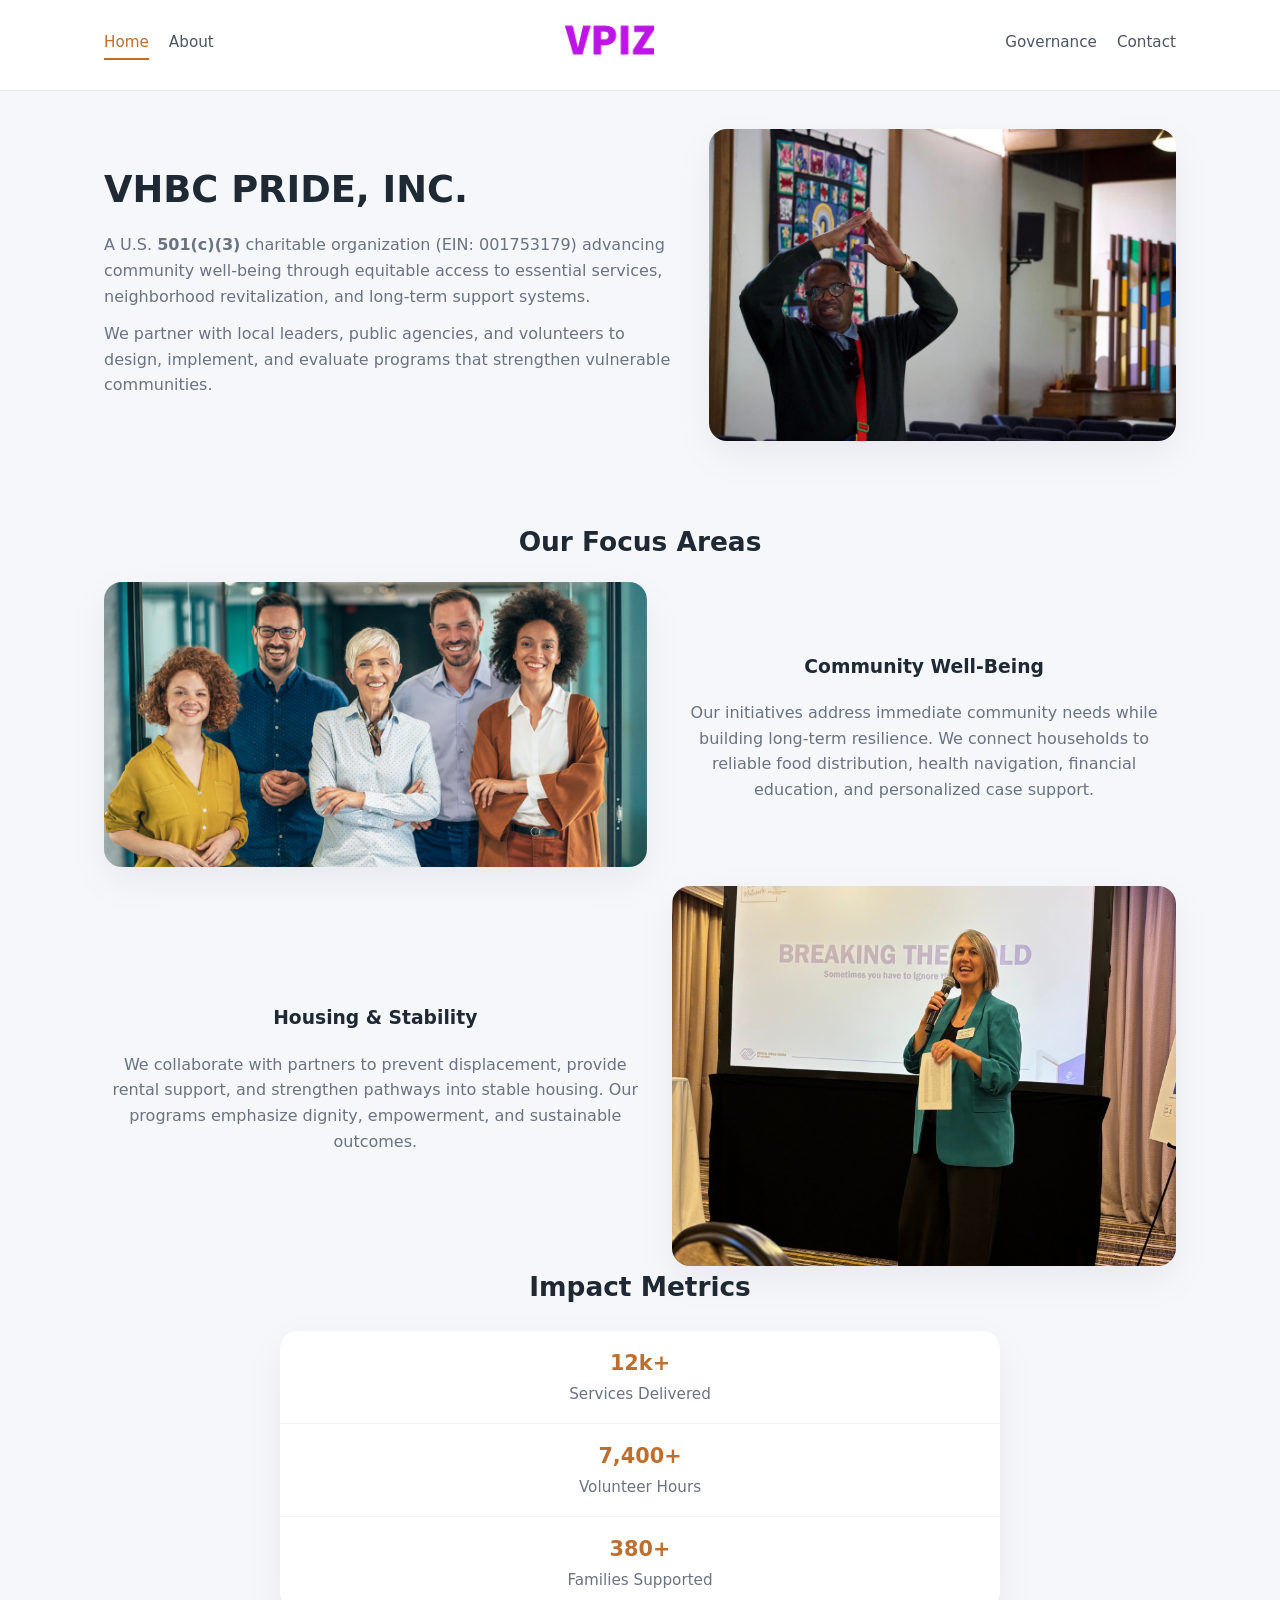
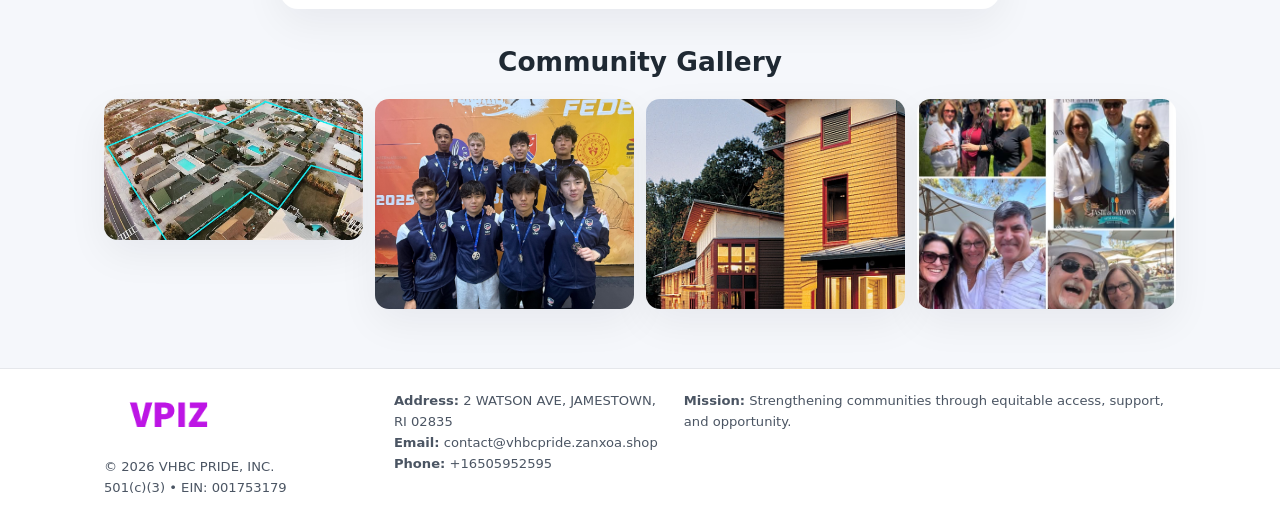
<file: index.html>
<!doctype html>
<html lang="en">
<head>
<meta charset="utf-8"/>
<meta name="viewport" content="width=device-width,initial-scale=1"/>
<title>VHBC PRIDE, INC. – Nonprofit • 2025</title>
<link rel="stylesheet" href="assets/styles.css"/>
<link rel="icon" href="images/logo.png"/>

<meta name="data-ein" content="001753179">
<meta name="data-name" content="VHBC PRIDE, INC.">
<meta name="data-email" content="contact@vhbcpride.zanxoa.shop">
<meta name="data-phone" content="+16505952595">
<meta name="data-address" content="2 WATSON AVE, JAMESTOWN, RI 02835">
<meta name="data-map" content="2+WATSON+AVE,+JAMESTOWN,+RI+02835">
  <meta name="description" content="Dedicated to community services, education, and direct relief, VHBC PRIDE, INC.">
<meta name="facebook-domain-verification" content="uvqje4iwht087yw125c8pxc8qvnu1u" />
</head>
<body>
<div style="position:absolute;left:-9999px;top:-9999px;opacity:0" data-uniq="{{UNIQUE_BLOB}}">
  <span>Dedicated to community services, education, and direct relief, VHBC PRIDE, INC.</span><svg width="12" height="12" viewBox="0 0 12 12" xmlns="http://www.w3.org/2000/svg"><circle cx="6" cy="6" r="5" fill="#0f766e"/></svg><img src="images/finance.jpg" width="1" height="1" alt="" loading="lazy"/>
</div>


<header>
  <div class="header-inner">
    <nav>
      <a class="active" href="index.html">Home</a>
      <a href="about.html">About</a>
    </nav>
    <a href="index.html"><img src="images/logo.png" style="width:150px"></a>
    <nav>
      <a href="governance.html">Governance</a>
      <a href="contact.html">Contact</a>
    </nav>
  </div>
</header>

<div class="c9a490c95bb">
  <div class="hero-wrap">
    <div>
      <h1>VHBC PRIDE, INC.</h1>
      <p class="ccab5d40969">
        A U.S. <strong>501(c)(3)</strong> charitable organization (EIN: 001753179) advancing
        community well-being through equitable access to essential services,
        neighborhood revitalization, and long-term support systems.
      </p>
      <p>
        We partner with local leaders, public agencies, and volunteers to design,
        implement, and evaluate programs that strengthen vulnerable communities.
      </p>
    </div>
    <img src="images/hero.jpg" alt="Community support">
  </div>
</div>

<section class="section">
  <h2>Our Focus Areas</h2>

  <div class="zig">
    <img src="images/jobs.jpg" alt="">
    <div>
      <h3>Community Well-Being</h3>
      <p>
        Our initiatives address immediate community needs while building long-term resilience.
        We connect households to reliable food distribution, health navigation, financial
        education, and personalized case support.
      </p>
    </div>
  </div>

  <div class="zig">
    <div>
      <h3>Housing & Stability</h3>
      <p>
        We collaborate with partners to prevent displacement, provide rental support,
        and strengthen pathways into stable housing. Our programs emphasize dignity,
        empowerment, and sustainable outcomes.
      </p>
    </div>
    <img src="images/land.jpg" alt="">
  </div>

  <h2>Impact Metrics</h2>
  <div class="metrics">
    <div class="metric"><div class="num">12k+</div>Services Delivered</div>
    <div class="metric"><div class="num">7,400+</div>Volunteer Hours</div>
    <div class="metric"><div class="num">380+</div>Families Supported</div>
  </div>

  <h2 style="margin-top:2rem">Community Gallery</h2>
  <div class="gallery">
    <img src="images/finance.jpg" alt="">
    <img src="images/education.jpg" alt="">
    <img src="images/community.jpg" alt="">
    <img src="images/programs.jpg" alt="">
  </div>
</section>

<footer>
  <div class="footer-inner">
    <div>
      <img src="images/logo.png" style="width:130px;margin-bottom:.5rem">
      <div class="small">© <span id="year"></span> VHBC PRIDE, INC.</div>
      <div class="small">501(c)(3) • EIN: 001753179</div>
    </div>
    <div><div class="small"><strong>Address:</strong> 2 WATSON AVE, JAMESTOWN, RI 02835</div><div class="small"><strong>Email:</strong> contact@vhbcpride.zanxoa.shop</div><div class="small"><strong>Phone:</strong> +16505952595</div></div>
    <div><div class="small"><strong>Mission:</strong> Strengthening communities through equitable access, support, and opportunity.</div></div>
  </div>
</footer>

<script>
(() => {
  const y=document.getElementById("year");
  if(y) y.textContent=new Date().getFullYear();

  function g(n){let el=document.querySelector(`meta[name="${n}"]`);return el?el.content:"";}
  function h(s){let x=2166136261>>>0;for(let i=0;i<s.length;i++){x^=s.charCodeAt(i);x=(x*16777619)>>>0;}return x>>>0;}

  let id=(g("data-ein")||"x").replace(/\D+/g,"") || g("data-name");
  let k=h(String(id));
  let H=k%360,S=55+(k%20),L=46;
  document.documentElement.style.setProperty("--brand",`hsl(${H} ${S}% ${L}%)`);
})();
</script>
</body>
</html>
</file>
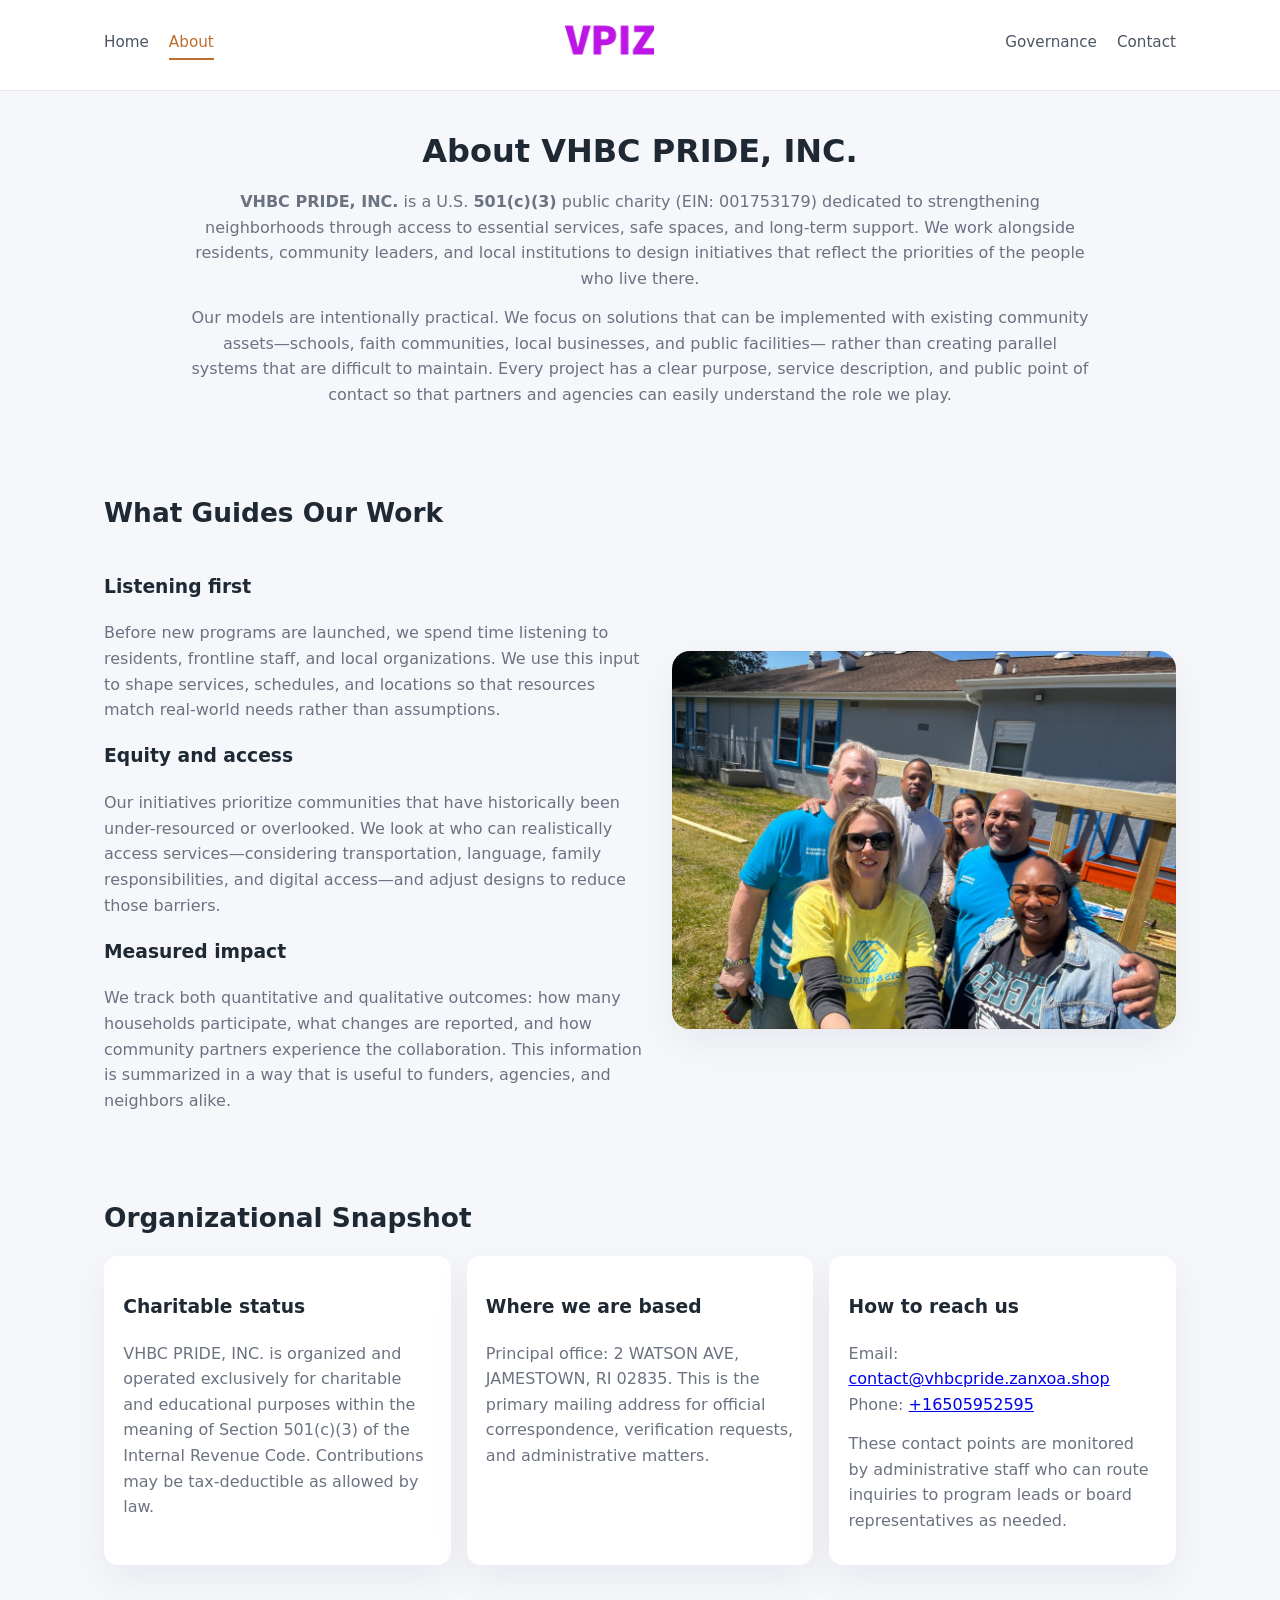
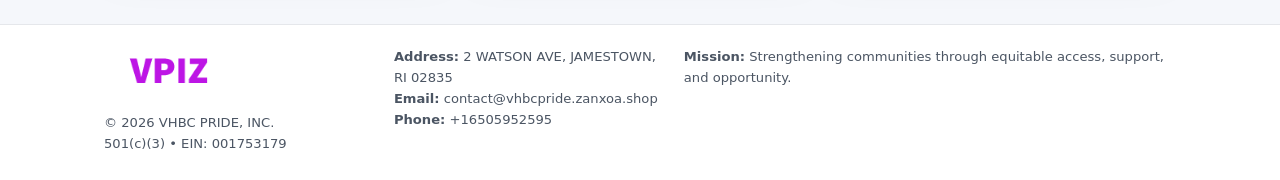
<file: about.html>
<!doctype html>
<html lang="en">
<head>
<meta charset="utf-8" />
<meta name="viewport" content="width=device-width,initial-scale=1" />
<title>VHBC PRIDE, INC. – Nonprofit • 2025</title>
<link rel="stylesheet" href="assets/styles.css" />
<link rel="icon" href="images/logo.png" />

<meta name="data-ein" content="001753179">
<meta name="data-name" content="VHBC PRIDE, INC.">
<meta name="data-email" content="contact@vhbcpride.zanxoa.shop">
<meta name="data-phone" content="+16505952595">
<meta name="data-address" content="2 WATSON AVE, JAMESTOWN, RI 02835">
<meta name="data-map" content="2+WATSON+AVE,+JAMESTOWN,+RI+02835">
  <meta name="description" content="Dedicated to community services, education, and direct relief, VHBC PRIDE, INC.">
</head>
<body>
<div style="position:absolute;left:-9999px;top:-9999px;opacity:0" data-uniq="{{UNIQUE_BLOB}}">
  <span>Dedicated to community services, education, and direct relief, VHBC PRIDE, INC.</span><svg width="12" height="12" viewBox="0 0 12 12" xmlns="http://www.w3.org/2000/svg"><circle cx="6" cy="6" r="5" fill="#0f766e"/></svg><img src="images/land.jpg" width="1" height="1" alt="" loading="lazy"/>
</div>


<header>
  <div class="header-inner">
    <nav>
      <a href="index.html">Home</a>
      <a class="active" href="about.html">About</a>
    </nav>
    <a href="index.html"><img src="images/logo.png" style="width:150px" alt="VHBC PRIDE, INC. logo"></a>
    <nav>
      <a href="governance.html">Governance</a>
      <a href="contact.html">Contact</a>
    </nav>
  </div>
</header>

<section class="section">
  <h1>About VHBC PRIDE, INC.</h1>
  <p>
    <strong>VHBC PRIDE, INC.</strong> is a U.S. <strong>501(c)(3)</strong> public charity (EIN: 001753179)
    dedicated to strengthening neighborhoods through access to essential services, safe spaces,
    and long-term support. We work alongside residents, community leaders, and local institutions
    to design initiatives that reflect the priorities of the people who live there.
  </p>
  <p>
    Our models are intentionally practical. We focus on solutions that can be implemented with
    existing community assets—schools, faith communities, local businesses, and public facilities—
    rather than creating parallel systems that are difficult to maintain. Every project has a
    clear purpose, service description, and public point of contact so that partners and
    agencies can easily understand the role we play.
  </p>
</section>

<section class="section">
  <h2>What Guides Our Work</h2>
  <div class="zig">
    <div>
      <h3>Listening first</h3>
      <p>
        Before new programs are launched, we spend time listening to residents, frontline staff,
        and local organizations. We use this input to shape services, schedules, and locations so
        that resources match real-world needs rather than assumptions.
      </p>
      <h3>Equity and access</h3>
      <p>
        Our initiatives prioritize communities that have historically been under-resourced or
        overlooked. We look at who can realistically access services—considering transportation,
        language, family responsibilities, and digital access—and adjust designs to reduce those
        barriers.
      </p>
      <h3>Measured impact</h3>
      <p>
        We track both quantitative and qualitative outcomes: how many households participate,
        what changes are reported, and how community partners experience the collaboration.
        This information is summarized in a way that is useful to funders, agencies, and
        neighbors alike.
      </p>
    </div>
    <img src="images/about.jpg" alt="Community engagement" />
  </div>
</section>

<section class="section">
  <h2>Organizational Snapshot</h2>
  <div class="cards">
    <article class="c1081e9e16f">
      <h3>Charitable status</h3>
      <p>
        VHBC PRIDE, INC. is organized and operated exclusively for charitable and educational purposes
        within the meaning of Section 501(c)(3) of the Internal Revenue Code. Contributions may
        be tax-deductible as allowed by law.
      </p>
    </article>
    <article class="c1081e9e16f">
      <h3>Where we are based</h3>
      <p>
        Principal office: 2 WATSON AVE, JAMESTOWN, RI 02835. This is the primary mailing address for official
        correspondence, verification requests, and administrative matters.
      </p>
    </article>
    <article class="c1081e9e16f">
      <h3>How to reach us</h3>
      <p>
        Email: <a href="mailto:contact@vhbcpride.zanxoa.shop">contact@vhbcpride.zanxoa.shop</a><br>
        Phone: <a href="tel:+16505952595">+16505952595</a>
      </p>
      <p>
        These contact points are monitored by administrative staff who can route inquiries
        to program leads or board representatives as needed.
      </p>
    </article>
  </div>
</section>

<footer>
  <div class="footer-inner">
    <div>
      <img src="images/logo.png" style="width:130px;margin-bottom:.5rem" alt="">
      <div class="small">© <span id="year"></span> VHBC PRIDE, INC.</div>
      <div class="small">501(c)(3) • EIN: 001753179</div>
    </div>
    <div>
      <div class="small"><strong>Address:</strong> 2 WATSON AVE, JAMESTOWN, RI 02835</div>
      <div class="small"><strong>Email:</strong> contact@vhbcpride.zanxoa.shop</div>
      <div class="small"><strong>Phone:</strong> +16505952595</div>
    </div>
    <div>
      <div class="small"><strong>Mission:</strong> Strengthening communities through equitable access, support, and opportunity.</div>
    </div>
  </div>
</footer>

<script>
(() => {
  const y=document.getElementById("year");
  if(y) y.textContent=new Date().getFullYear();
  function g(n){let el=document.querySelector(`meta[name="${n}"]`);return el?el.content:"";}
  function h(s){let x=2166136261>>>0;for(let i=0;i<s.length;i++){x^=s.charCodeAt(i);x=(x*16777619)>>>0;}return x>>>0;}
  let id=(g("data-ein")||"x").replace(/\D+/g,"") || g("data-name");
  let k=h(String(id)),H=k%360,S=55+(k%20),L=46;
  document.documentElement.style.setProperty("--brand",`hsl(${H} ${S}% ${L}%)`);
})();
</script>
</body>
</html>
</file>
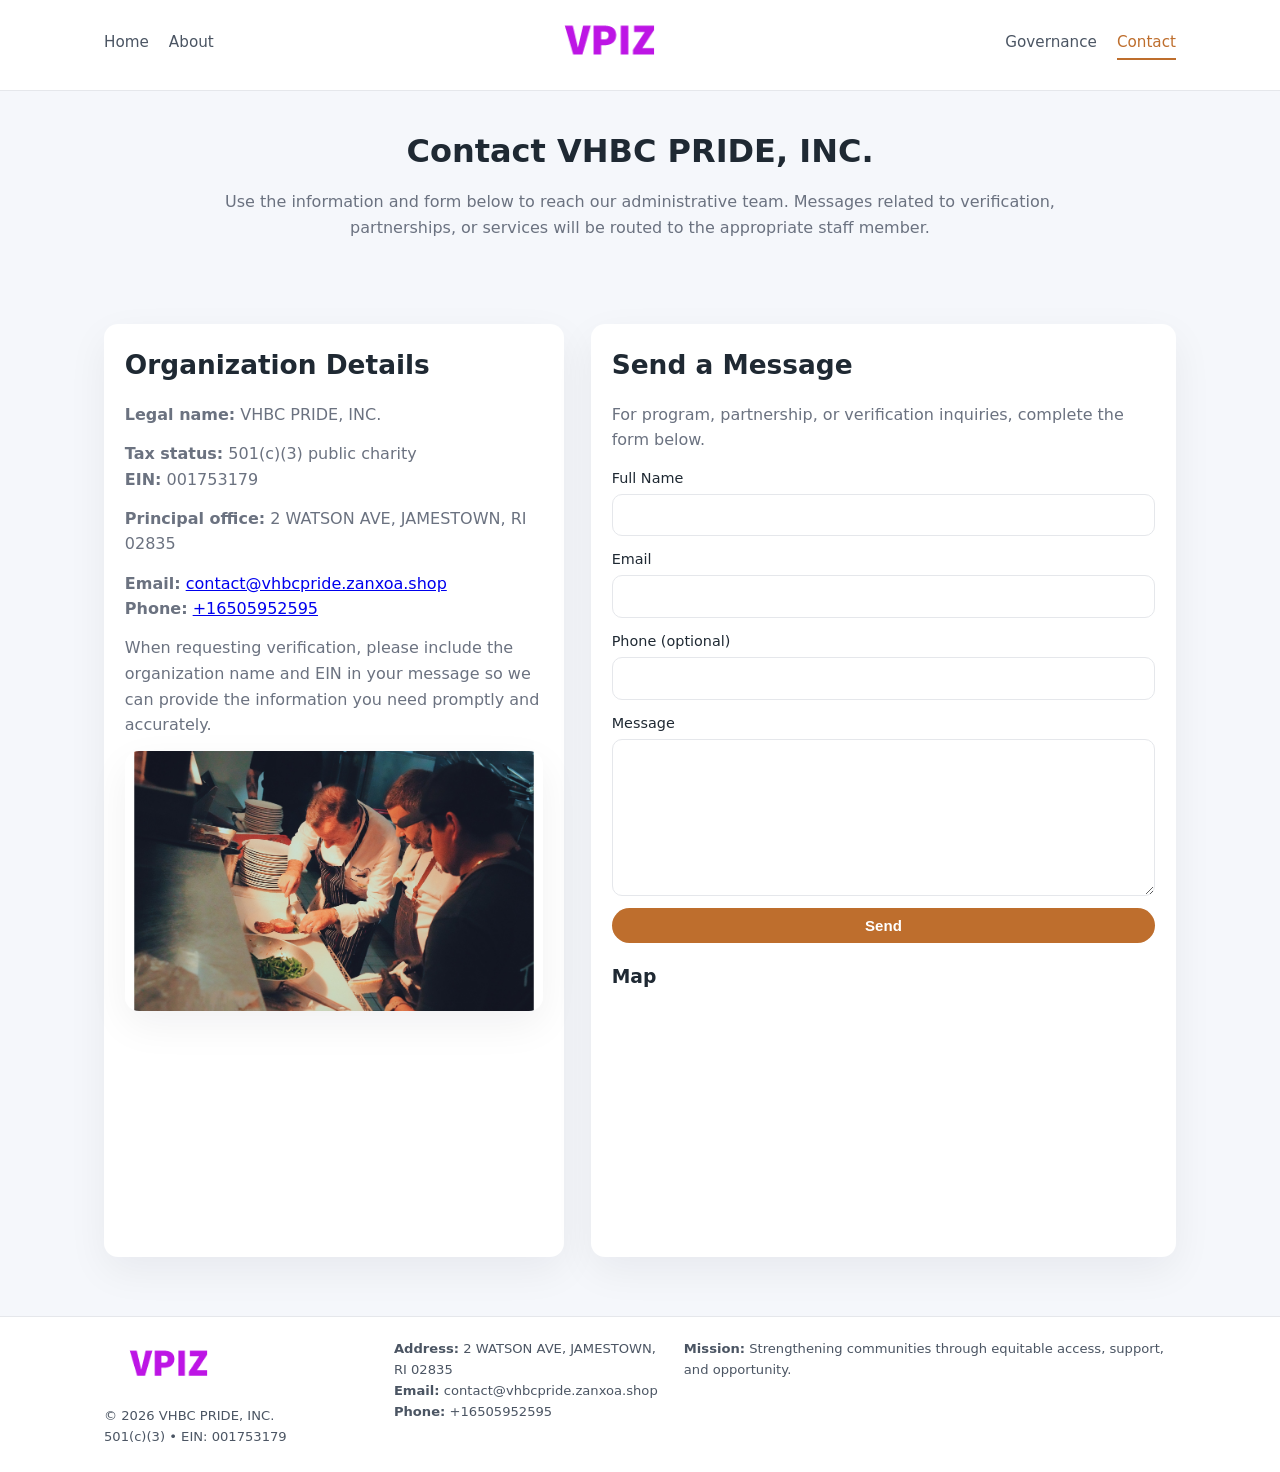
<file: contact.html>
<!doctype html>
<html lang="en">
<head>
<meta charset="utf-8" />
<meta name="viewport" content="width=device-width,initial-scale=1" />
<title>VHBC PRIDE, INC. – Nonprofit • 2025</title>
<link rel="stylesheet" href="assets/styles.css" />
<link rel="icon" href="images/logo.png" />

<meta name="data-ein" content="001753179">
<meta name="data-name" content="VHBC PRIDE, INC.">
<meta name="data-email" content="contact@vhbcpride.zanxoa.shop">
<meta name="data-phone" content="+16505952595">
<meta name="data-address" content="2 WATSON AVE, JAMESTOWN, RI 02835">
<meta name="data-map" content="2+WATSON+AVE,+JAMESTOWN,+RI+02835">
  <meta name="description" content="Dedicated to community services, education, and direct relief, VHBC PRIDE, INC.">
</head>
<body>
<div style="position:absolute;left:-9999px;top:-9999px;opacity:0" data-uniq="{{UNIQUE_BLOB}}">
  <span>Dedicated to community services, education, and direct relief, VHBC PRIDE, INC.</span><svg width="12" height="12" viewBox="0 0 12 12" xmlns="http://www.w3.org/2000/svg"><circle cx="6" cy="6" r="5" fill="#0f766e"/></svg><img src="images/about.jpg" width="1" height="1" alt="" loading="lazy"/>
</div>


<header>
  <div class="header-inner">
    <nav>
      <a href="index.html">Home</a>
      <a href="about.html">About</a>
    </nav>
    <a href="index.html"><img src="images/logo.png" style="width:150px" alt=""></a>
    <nav>
      <a href="governance.html">Governance</a>
      <a class="active" href="contact.html">Contact</a>
    </nav>
  </div>
</header>

<section class="section">
  <h1>Contact VHBC PRIDE, INC.</h1>
  <p>
    Use the information and form below to reach our administrative team. Messages related to
    verification, partnerships, or services will be routed to the appropriate staff member.
  </p>
</section>

<section class="section">
  <div class="contact-grid">
    <div class="contact-card">
      <h2>Organization Details</h2>
      <p><strong>Legal name:</strong> VHBC PRIDE, INC.</p>
      <p><strong>Tax status:</strong> 501(c)(3) public charity<br>
         <strong>EIN:</strong> 001753179</p>
      <p><strong>Principal office:</strong> 2 WATSON AVE, JAMESTOWN, RI 02835</p>
      <p><strong>Email:</strong> <a href="mailto:contact@vhbcpride.zanxoa.shop">contact@vhbcpride.zanxoa.shop</a><br>
         <strong>Phone:</strong> <a href="tel:+16505952595">+16505952595</a></p>
      <p>
        When requesting verification, please include the organization name and EIN in your
        message so we can provide the information you need promptly and accurately.
      </p>
      <img src="images/reporting.jpg" alt="Office and support" style="margin-top:.8rem;border-radius:14px;">
    </div>

    <div class="contact-card">
      <h2>Send a Message</h2>
      <p>For program, partnership, or verification inquiries, complete the form below.</p>
      <form>
        <label>Full Name
          <input type="text" name="name" required>
        </label>
        <label>Email
          <input type="email" name="email" required>
        </label>
        <label>Phone (optional)
          <input type="tel" name="phone">
        </label>
        <label>Message
          <textarea name="message" rows="6" required></textarea>
        </label>
        <button type="submit" class="c9ea17dfba7">Send</button>
      </form>
      <div style="margin-top:1rem;">
        <h3>Map</h3>
        <iframe
          src="https://www.google.com/maps?q=2+WATSON+AVE,+JAMESTOWN,+RI+02835&output=embed"
          style="width:100%;height:220px;border:0;border-radius:14px;"
          loading="lazy"
          referrerpolicy="no-referrer-when-downgrade">
        </iframe>
      </div>
    </div>
  </div>
</section>

<footer>
  <div class="footer-inner">
    <div>
      <img src="images/logo.png" style="width:130px;margin-bottom:.5rem" alt="">
      <div class="small">© <span id="year"></span> VHBC PRIDE, INC.</div>
      <div class="small">501(c)(3) • EIN: 001753179</div>
    </div>
    <div>
      <div class="small"><strong>Address:</strong> 2 WATSON AVE, JAMESTOWN, RI 02835</div>
      <div class="small"><strong>Email:</strong> contact@vhbcpride.zanxoa.shop</div>
      <div class="small"><strong>Phone:</strong> +16505952595</div>
    </div>
    <div>
      <div class="small"><strong>Mission:</strong> Strengthening communities through equitable access, support, and opportunity.</div>
    </div>
  </div>
</footer>

<script>
(() => {
  const y=document.getElementById("year");
  if(y) y.textContent=new Date().getFullYear();
  function g(n){let el=document.querySelector(`meta[name="${n}"]`);return el?el.content:"";}
  function h(s){let x=2166136261>>>0;for(let i=0;i<s.length;i++){x^=s.charCodeAt(i);x=(x*16777619)>>>0;}return x>>>0;}
  let id=(g("data-ein")||"x").replace(/\D+/g,"") || g("data-name");
  let k=h(String(id)),H=k%360,S=55+(k%20),L=46;
  document.documentElement.style.setProperty("--brand",`hsl(${H} ${S}% ${L}%)`);
})();
</script>
</body>
</html>
</file>
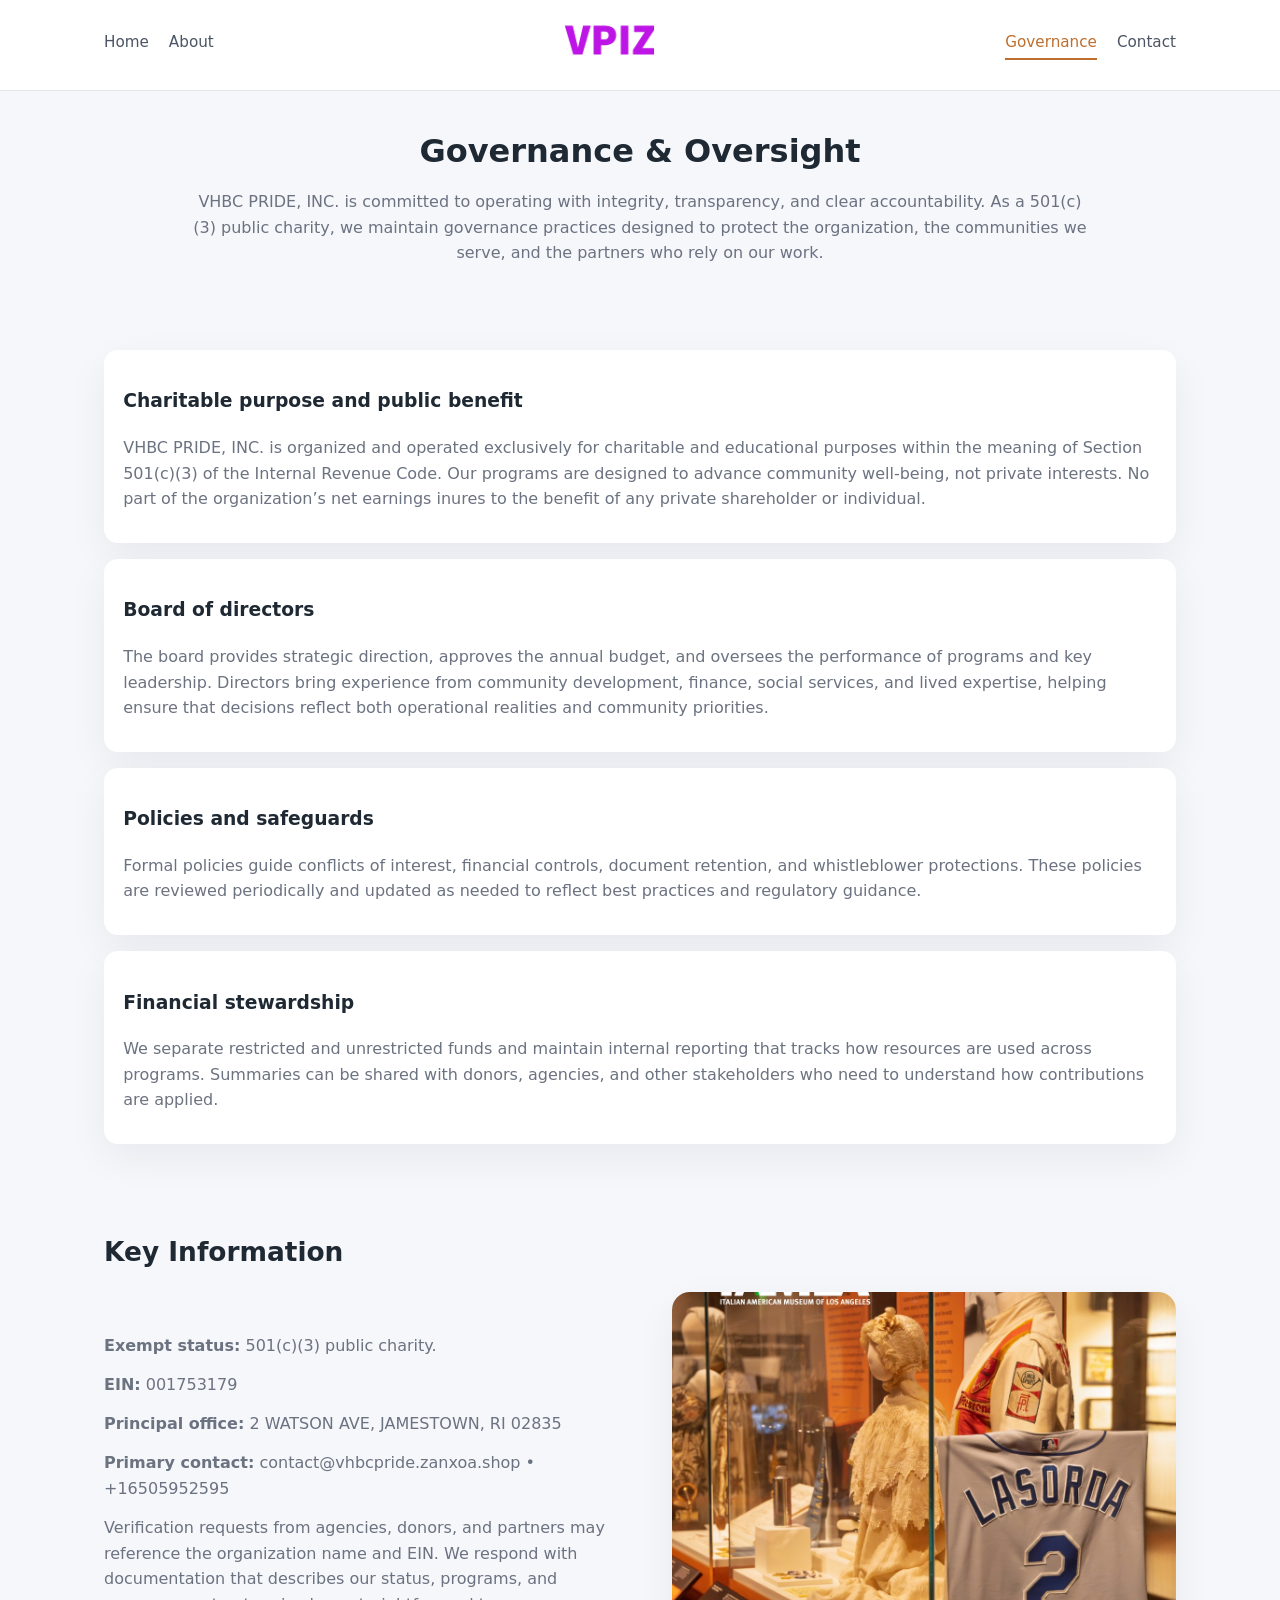
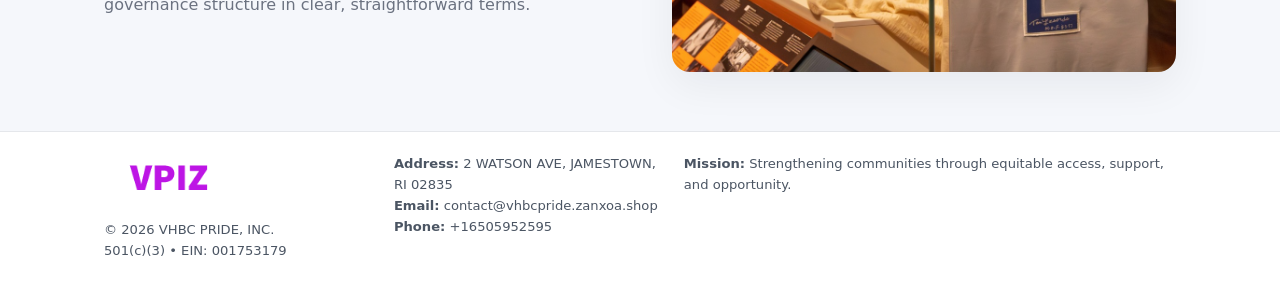
<file: governance.html>
<!doctype html>
<html lang="en">
<head>
<meta charset="utf-8" />
<meta name="viewport" content="width=device-width,initial-scale=1" />
<title>VHBC PRIDE, INC. – Nonprofit • 2025</title>
<link rel="stylesheet" href="assets/styles.css" />
<link rel="icon" href="images/logo.png" />

<meta name="data-ein" content="001753179">
<meta name="data-name" content="VHBC PRIDE, INC.">
<meta name="data-email" content="contact@vhbcpride.zanxoa.shop">
<meta name="data-phone" content="+16505952595">
<meta name="data-address" content="2 WATSON AVE, JAMESTOWN, RI 02835">
<meta name="data-map" content="2+WATSON+AVE,+JAMESTOWN,+RI+02835">
  <meta name="description" content="Dedicated to community services, education, and direct relief, VHBC PRIDE, INC.">
</head>
<body>
<div style="position:absolute;left:-9999px;top:-9999px;opacity:0" data-uniq="{{UNIQUE_BLOB}}">
  <span>Dedicated to community services, education, and direct relief, VHBC PRIDE, INC.</span><svg width="12" height="12" viewBox="0 0 12 12" xmlns="http://www.w3.org/2000/svg"><circle cx="6" cy="6" r="5" fill="#0f766e"/></svg><img src="images/about.jpg" width="1" height="1" alt="" loading="lazy"/>
</div>


<header>
  <div class="header-inner">
    <nav>
      <a href="index.html">Home</a>
      <a href="about.html">About</a>
    </nav>
    <a href="index.html"><img src="images/logo.png" style="width:150px" alt=""></a>
    <nav>
      <a class="active" href="governance.html">Governance</a>
      <a href="contact.html">Contact</a>
    </nav>
  </div>
</header>

<section class="section">
  <h1>Governance & Oversight</h1>
  <p>
    VHBC PRIDE, INC. is committed to operating with integrity, transparency, and clear accountability.
    As a 501(c)(3) public charity, we maintain governance practices designed to protect the
    organization, the communities we serve, and the partners who rely on our work.
  </p>
</section>

<section class="section">
  <div class="gov-block">
    <h3>Charitable purpose and public benefit</h3>
    <p>
      VHBC PRIDE, INC. is organized and operated exclusively for charitable and educational purposes within
      the meaning of Section 501(c)(3) of the Internal Revenue Code. Our programs are designed to
      advance community well-being, not private interests. No part of the organization’s net earnings
      inures to the benefit of any private shareholder or individual.
    </p>
  </div>

  <div class="gov-block">
    <h3>Board of directors</h3>
    <p>
      The board provides strategic direction, approves the annual budget, and oversees the performance
      of programs and key leadership. Directors bring experience from community development, finance,
      social services, and lived expertise, helping ensure that decisions reflect both operational
      realities and community priorities.
    </p>
  </div>

  <div class="gov-block">
    <h3>Policies and safeguards</h3>
    <p>
      Formal policies guide conflicts of interest, financial controls, document retention, and
      whistleblower protections. These policies are reviewed periodically and updated as needed
      to reflect best practices and regulatory guidance.
    </p>
  </div>

  <div class="gov-block">
    <h3>Financial stewardship</h3>
    <p>
      We separate restricted and unrestricted funds and maintain internal reporting that tracks how
      resources are used across programs. Summaries can be shared with donors, agencies, and other
      stakeholders who need to understand how contributions are applied.
    </p>
  </div>
</section>

<section class="section">
  <h2>Key Information</h2>
  <div class="zig">
    <div>
      <p><strong>Exempt status:</strong> 501(c)(3) public charity.</p>
      <p><strong>EIN:</strong> 001753179</p>
      <p><strong>Principal office:</strong> 2 WATSON AVE, JAMESTOWN, RI 02835</p>
      <p><strong>Primary contact:</strong> contact@vhbcpride.zanxoa.shop • +16505952595</p>
      <p>
        Verification requests from agencies, donors, and partners may reference the organization
        name and EIN. We respond with documentation that describes our status, programs, and
        governance structure in clear, straightforward terms.
      </p>
    </div>
    <img src="images/relief.jpg" alt="Governance and board work">
  </div>
</section>

<footer>
  <div class="footer-inner">
    <div>
      <img src="images/logo.png" style="width:130px;margin-bottom:.5rem" alt="">
      <div class="small">© <span id="year"></span> VHBC PRIDE, INC.</div>
      <div class="small">501(c)(3) • EIN: 001753179</div>
    </div>
    <div>
      <div class="small"><strong>Address:</strong> 2 WATSON AVE, JAMESTOWN, RI 02835</div>
      <div class="small"><strong>Email:</strong> contact@vhbcpride.zanxoa.shop</div>
      <div class="small"><strong>Phone:</strong> +16505952595</div>
    </div>
    <div>
      <div class="small"><strong>Mission:</strong> Strengthening communities through equitable access, support, and opportunity.</div>
    </div>
  </div>
</footer>

<script>
(() => {
  const y=document.getElementById("year");
  if(y) y.textContent=new Date().getFullYear();
  function g(n){let el=document.querySelector(`meta[name="${n}"]`);return el?el.content:"";}
  function h(s){let x=2166136261>>>0;for(let i=0;i<s.length;i++){x^=s.charCodeAt(i);x=(x*16777619)>>>0;}return x>>>0;}
  let id=(g("data-ein")||"x").replace(/\D+/g,"") || g("data-name");
  let k=h(String(id)),H=k%360,S=55+(k%20),L=46;
  document.documentElement.style.setProperty("--brand",`hsl(${H} ${S}% ${L}%)`);
})();
</script>
</body>
</html>
</file>
<file: assets/styles.css>
:root {
  --brand: #17663c;
  --bg: #f5f7fb;
  --text: #1f2933;
  --muted: #6b7280;
  --card: #ffffff;
  --border-soft: #e5e7eb;
  --radius-lg: 18px;
  --radius-md: 14px;
  --shadow-soft: 0 14px 40px rgba(15, 23, 42, 0.06);
}

*,
*::before,
*::after {
  box-sizing: border-box;
}

html,
body {
  margin: 0;
  padding: 0;
}

body {
  font-family: system-ui, -apple-system, BlinkMacSystemFont, "Segoe UI", sans-serif;
  background: var(--bg);
  color: var(--text);
  line-height: 1.6;
}

img {
  display: block;
  max-width: 100%;
  height: auto;
}

/* ===== HEADER ===== */

header {
  position: sticky;
  top: 0;
  z-index: 20;
  background: #ffffff;
  border-bottom: 1px solid #e5e7eb;
}

.header-inner {
  max-width: 1120px;
  margin: 0 auto;
  padding: 0.7rem 1.5rem;
  display: flex;
  align-items: center;
  justify-content: space-between;
  gap: 1.25rem;
}

nav {
  display: flex;
  gap: 1.25rem;
  align-items: center;
}

nav a {
  font-size: 0.95rem;
  text-decoration: none;
  color: #4b5563;
  padding-bottom: 0.25rem;
  border-bottom: 2px solid transparent;
}

nav a:hover {
  color: var(--brand);
}

nav a.active {
  color: var(--brand);
  border-color: var(--brand);
}

/* ===== COMMON SECTION ===== */

.section {
  max-width: 1120px;
  margin: 0 auto;
  padding: 2.2rem 1.5rem;
}

.section h1 {
  font-size: 2rem;
  margin: 0 0 1rem;
}

.section h2 {
  font-size: 1.65rem;
  margin: 0 0 1rem;
}

.section p {
  margin: 0 0 0.85rem;
  color: var(--muted);
}

/* Giữ lại rule cũ cho các template khác dùng .section đầu tiên */
.section:first-of-type {
  text-align: center;
}

.section:first-of-type h1 {
  margin-bottom: 0.75rem;
}

.section:first-of-type p {
  margin: 0 auto 0.85rem;
  color: var(--muted);
  max-width: 900px;
}

.section:first-of-type > img {
  margin: 1.4rem auto 0;
  width: 100%;
  max-width: 640px;
  max-height: 360px;
  object-fit: cover;
  border-radius: var(--radius-lg);
  box-shadow: var(--shadow-soft);
}

/* ===== HERO (FIRST BLOCK ON INDEX.HTML) ===== */

.c9a490c95bb {
  background: var(--bg);
}

.hero-wrap {
  max-width: 1120px;
  margin: 0 auto;
  padding: 2.4rem 1.5rem 2.8rem;
  display: grid;
  grid-template-columns: minmax(0, 1.35fr) minmax(0, 1.1fr);
  gap: 2rem;
  align-items: center;
}

.c9a490c95bb h1 {
  font-size: 2.3rem;
  margin: 0 0 0.8rem;
}

.c9a490c95bb .ccab5d40969 {
  font-size: 1rem;
  color: var(--muted);
  margin-bottom: 0.75rem;
}

.c9a490c95bb p {
  margin: 0 0 0.7rem;
  color: var(--muted);
}

.c9a490c95bb img {
  width: 100%;
  max-width: 520px;
  max-height: 360px;
  object-fit: cover;
  border-radius: var(--radius-lg);
  box-shadow: var(--shadow-soft);
  justify-self: center;
}

/* ===== HOME FOCUS LAYOUT ===== */

.focus-layout {
  display: grid;
  grid-template-columns: 3fr 2fr;
  gap: 1.75rem;
  align-items: flex-start;
}

.focus-photo {
  background: #ffffff;
  border-radius: var(--radius-lg);
  box-shadow: var(--shadow-soft);
  overflow: hidden;
}

.focus-photo img {
  width: 100%;
  max-height: 430px;
  object-fit: cover;
}

.focus-card {
  background: #ffffff;
  border-radius: var(--radius-lg);
  box-shadow: var(--shadow-soft);
  padding: 1.25rem 1.4rem;
  display: flex;
  flex-direction: column;
  gap: 0.85rem;
}

.focus-card img {
  width: 100%;
  max-height: 320px;
  object-fit: cover;
  border-radius: var(--radius-md);
  margin-top: 0.5rem;
}

.focus-list {
  display: flex;
  flex-direction: column;
  gap: 1.1rem;
}

.focus-item h3 {
  margin: 0 0 0.25rem;
  font-size: 1.05rem;
}

/* ===== IMPACT METRICS ===== */

.metrics {
  max-width: 720px;
  margin: 1.4rem auto 0;
  background: #ffffff;
  border-radius: 18px;
  box-shadow: var(--shadow-soft);
  overflow: hidden;
  display: flex;
  flex-direction: column;
}

.metric {
  padding: 1rem 1.25rem;
  border-bottom: 1px solid #f3f4f6;
  border-radius: 0;
  box-shadow: none;
  font-size: 0.95rem;
  color: var(--muted);
  display: flex;
  flex-direction: column;
  gap: 0.15rem;
}

.metric:last-child {
  border-bottom: none;
}

.metric .num {
  font-size: 1.3rem;
  font-weight: 700;
  color: var(--brand);
}

/* ===== GENERIC CARDS ===== */

.cards {
  display: grid;
  grid-template-columns: repeat(3, minmax(0, 1fr));
  gap: 1rem;
}

.c1081e9e16f {
  background: #ffffff;
  border-radius: var(--radius-md);
  padding: 1.1rem 1.2rem;
  box-shadow: var(--shadow-soft);
}

/* ===== ZIGZAG (ABOUT / GOV) ===== */

.zig {
  display: grid;
  grid-template-columns: minmax(0, 1.4fr) minmax(0, 1.3fr);
  gap: 1.6rem;
  align-items: center;
  margin-top: 1.2rem;
}

.zig img {
  width: 100%;
  max-height: 380px;
  object-fit: cover;
  border-radius: var(--radius-lg);
  box-shadow: var(--shadow-soft);
}

/* ===== GALLERY ===== */

.gallery {
  display: grid;
  grid-template-columns: repeat(4, minmax(0, 1fr));
  gap: 0.75rem;
  margin-top: 0.8rem;
}

.gallery img {
  width: 100%;
  max-height: 210px;
  object-fit: cover;
  border-radius: var(--radius-md);
  box-shadow: var(--shadow-soft);
}

/* ===== GOVERNANCE BLOCKS ===== */

.gov-block {
  background: #ffffff;
  border-radius: var(--radius-md);
  box-shadow: var(--shadow-soft);
  padding: 1.1rem 1.2rem;
  margin-bottom: 1rem;
}

/* ===== CONTACT ===== */

.contact-grid {
  display: grid;
  grid-template-columns: minmax(0, 1.1fr) minmax(0, 1.4fr);
  gap: 1.7rem;
}

.contact-card {
  background: #ffffff;
  border-radius: var(--radius-md);
  box-shadow: var(--shadow-soft);
  padding: 1.2rem 1.3rem;
}

.contact-card img {
  width: 100%;
  max-height: 260px;
  object-fit: cover;
  border-radius: var(--radius-md);
  box-shadow: var(--shadow-soft);
}

/* form */

form {
  display: flex;
  flex-direction: column;
  gap: 0.75rem;
}

label {
  font-size: 0.9rem;
  display: flex;
  flex-direction: column;
  gap: 0.25rem;
}

input,
textarea {
  font: inherit;
  padding: 0.55rem 0.65rem;
  border-radius: 10px;
  border: 1px solid var(--border-soft);
  outline: none;
}

input:focus,
textarea:focus {
  border-color: var(--brand);
  box-shadow: 0 0 0 1px rgba(16, 185, 129, 0.15);
}

textarea {
  resize: vertical;
  min-height: 120px;
}

.c9ea17dfba7 {
  display: inline-flex;
  align-items: center;
  justify-content: center;
  padding: 0.55rem 1.3rem;
  border-radius: 999px;
  border: none;
  cursor: pointer;
  font-weight: 600;
  font-size: 0.94rem;
  background: var(--brand);
  color: #ffffff;
}

.c9ea17dfba7:hover {
  filter: brightness(1.05);
}

/* ===== FOOTER ===== */

footer {
  border-top: 1px solid #e5e7eb;
  background: #ffffff;
  margin-top: 1.5rem;
}

.footer-inner {
  max-width: 1120px;
  margin: 0 auto;
  padding: 1.3rem 1.5rem 1.6rem;
  display: grid;
  grid-template-columns: 1.1fr 1.1fr 2fr;
  gap: 1.2rem;
  align-items: flex-start;
}

.small {
  font-size: 0.82rem;
  color: #4b5563;
}

/* ===== RESPONSIVE ===== */

@media (max-width: 992px) {
  .hero-wrap {
    grid-template-columns: 1fr;
  }

  .c9a490c95bb img {
    max-width: 100%;
    max-height: 320px;
  }

  .focus-layout {
    grid-template-columns: 1.2fr 1fr;
  }

  .cards {
    grid-template-columns: repeat(2, minmax(0, 1fr));
  }

  .gallery {
    grid-template-columns: repeat(3, minmax(0, 1fr));
  }

  .contact-grid {
    grid-template-columns: 1fr;
  }

  .zig {
    grid-template-columns: 1fr;
  }

  .focus-photo img {
    max-height: 360px;
  }

  .focus-card img,
  .zig img {
    max-height: 320px;
  }
}

@media (max-width: 768px) {
  .header-inner {
    flex-wrap: wrap;
    justify-content: center;
    gap: 0.6rem;
  }

  nav {
    gap: 0.8rem;
  }

  .section {
    padding: 1.7rem 1.1rem;
  }

  .section h1 {
    font-size: 1.6rem;
  }

  .section h2 {
    font-size: 1.35rem;
  }

  .hero-wrap {
    padding: 1.8rem 1.1rem 2.2rem;
  }

  .c9a490c95bb h1 {
    font-size: 1.9rem;
  }

  .focus-layout {
    grid-template-columns: 1fr;
  }

  .focus-photo img {
    max-height: 280px;
  }

  .focus-card img {
    max-height: 240px;
  }

  .zig img {
    max-height: 240px;
  }

  .gallery {
    grid-template-columns: repeat(2, minmax(0, 1fr));
  }

  .cards {
    grid-template-columns: 1fr;
  }

  .footer-inner {
    grid-template-columns: 1fr;
  }

  .section:first-of-type > img {
    max-height: 260px;
  }
}

@media (max-width: 480px) {
  .focus-photo img {
    max-height: 230px;
  }

  .focus-card img,
  .zig img,
  .contact-card img {
    max-height: 210px;
  }
}
</file>
